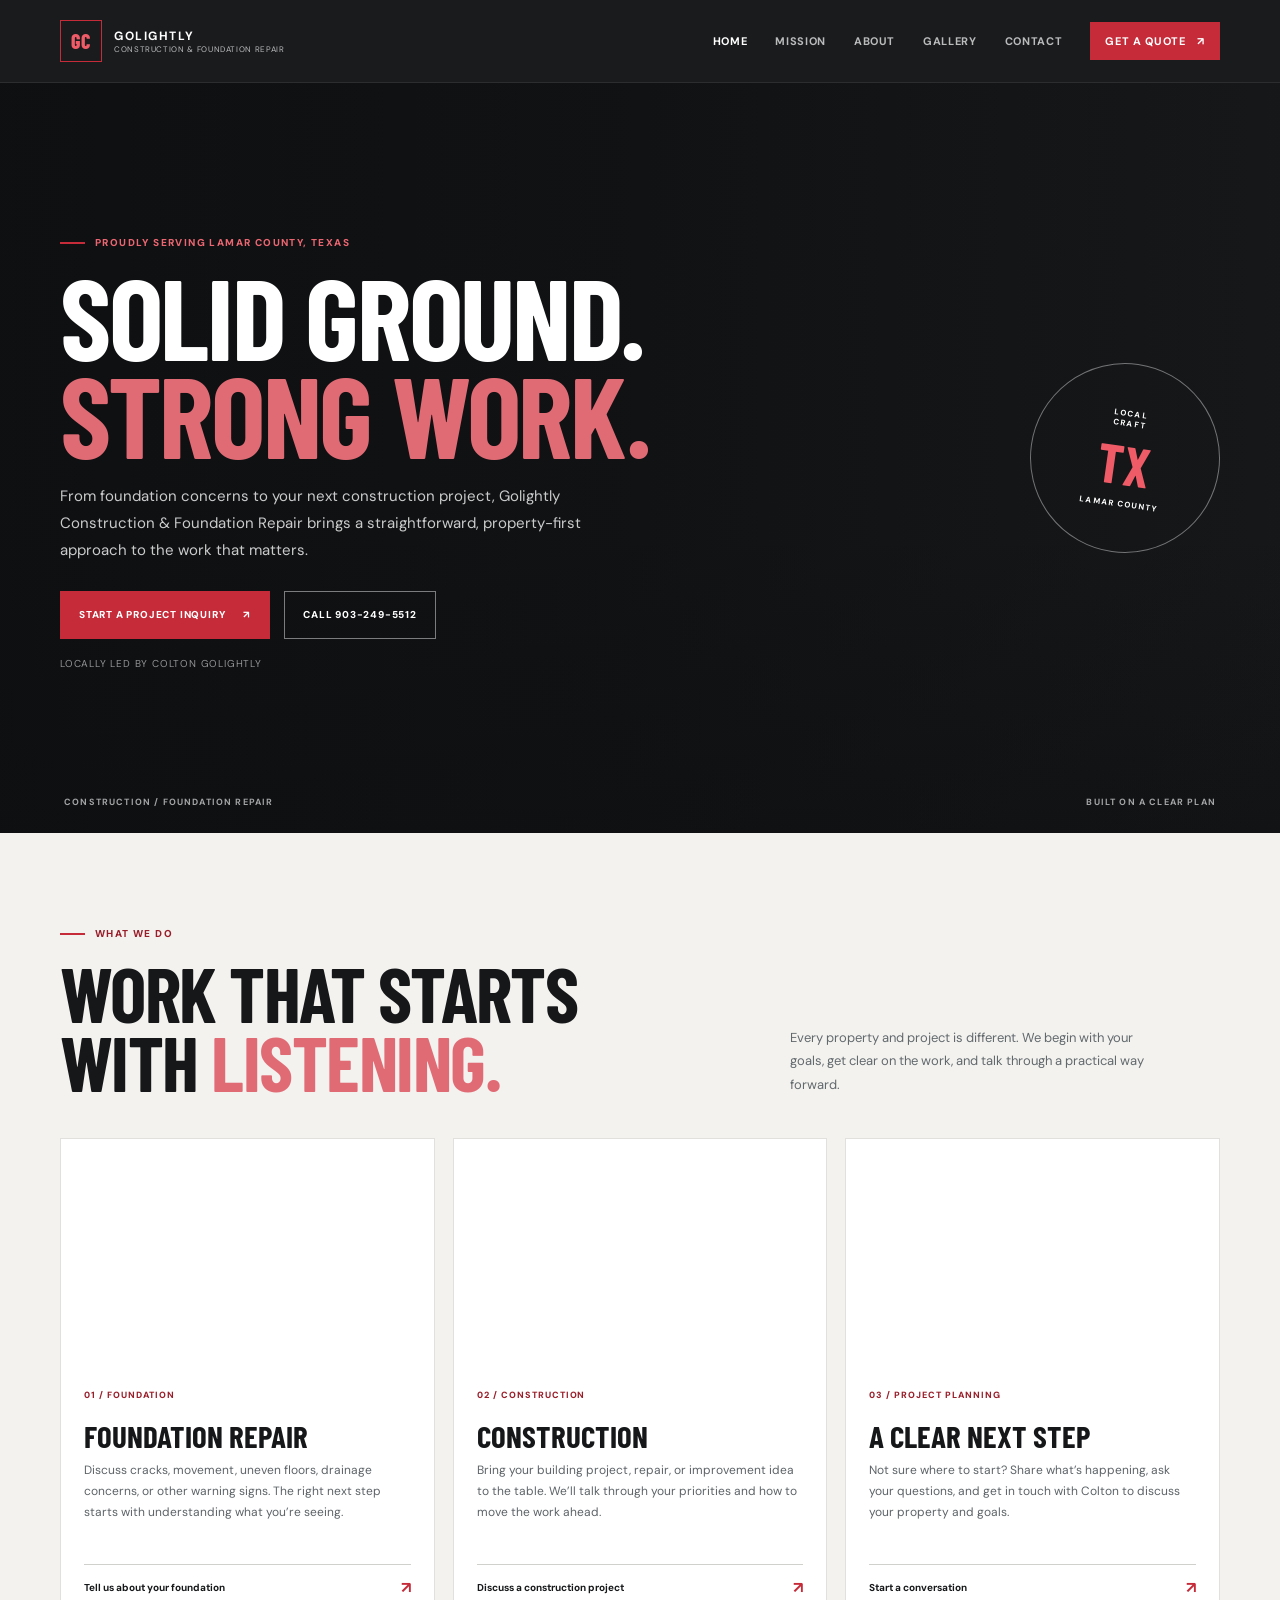
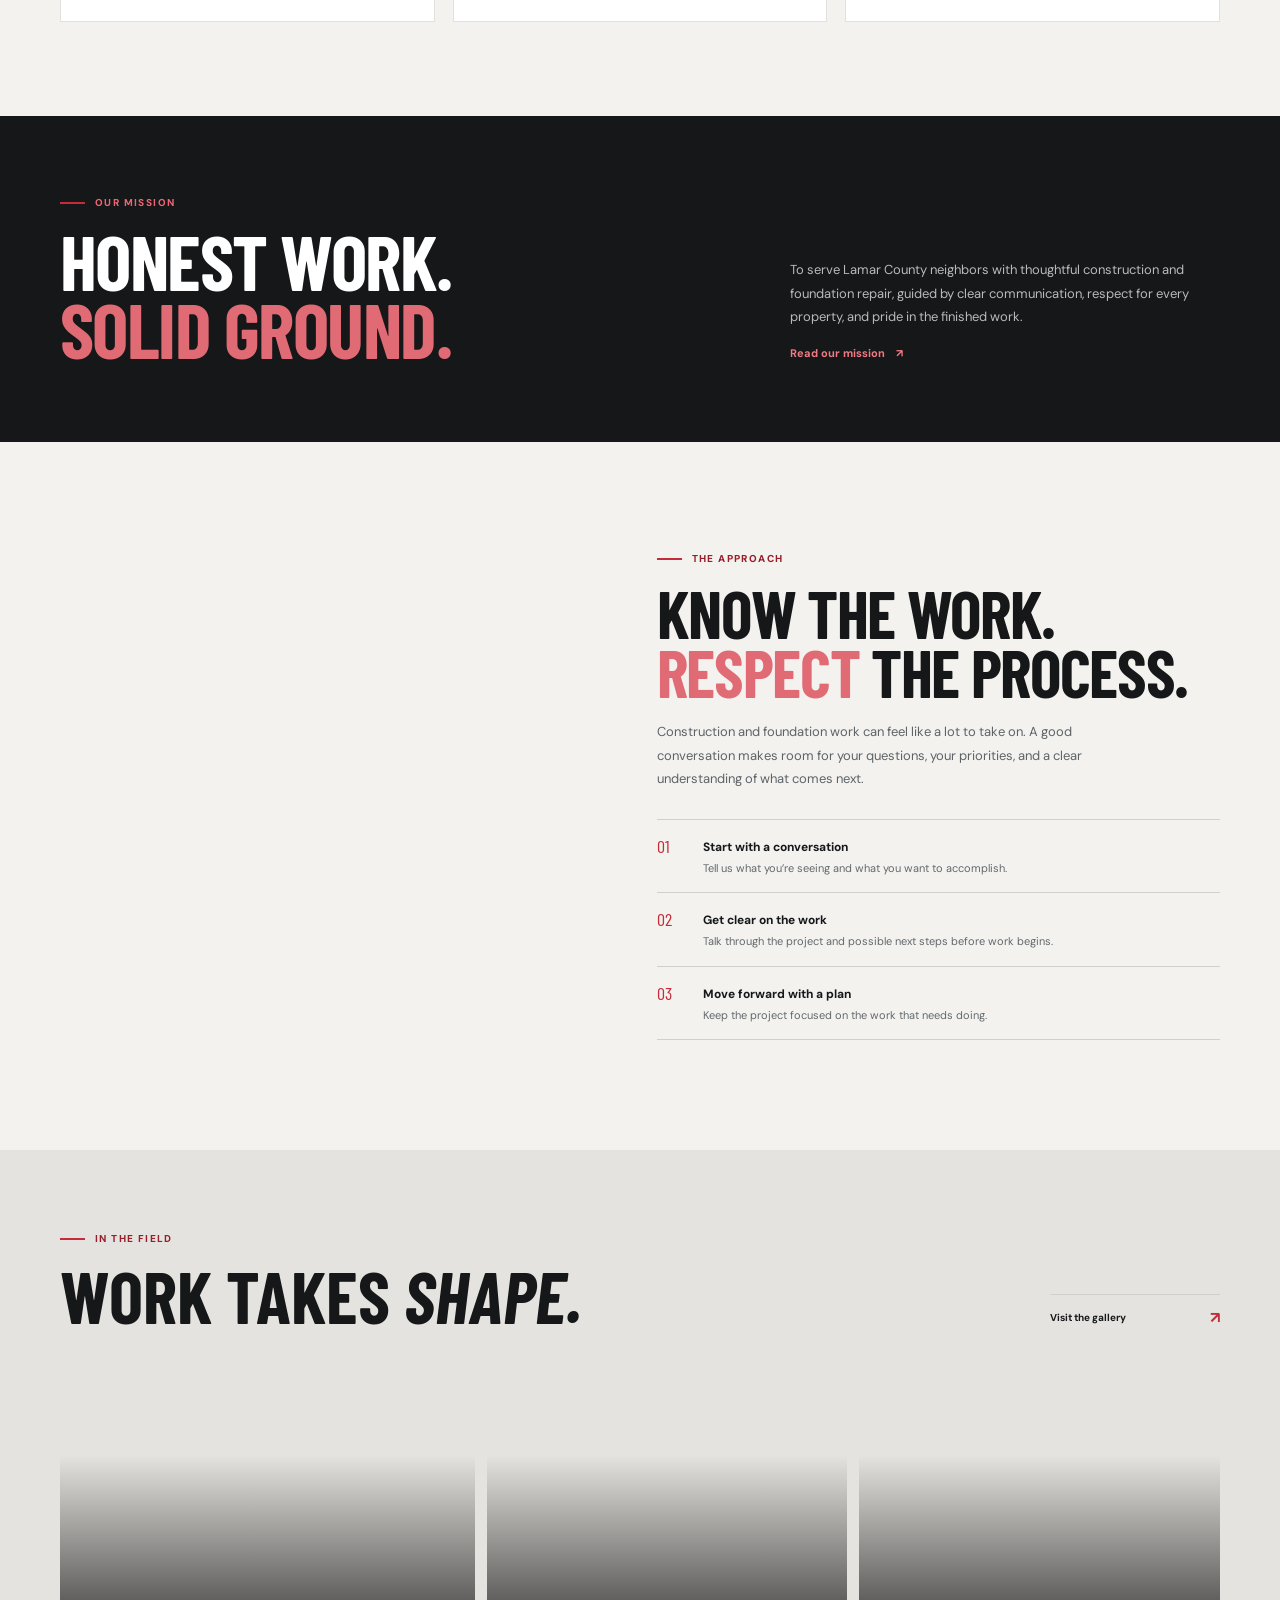
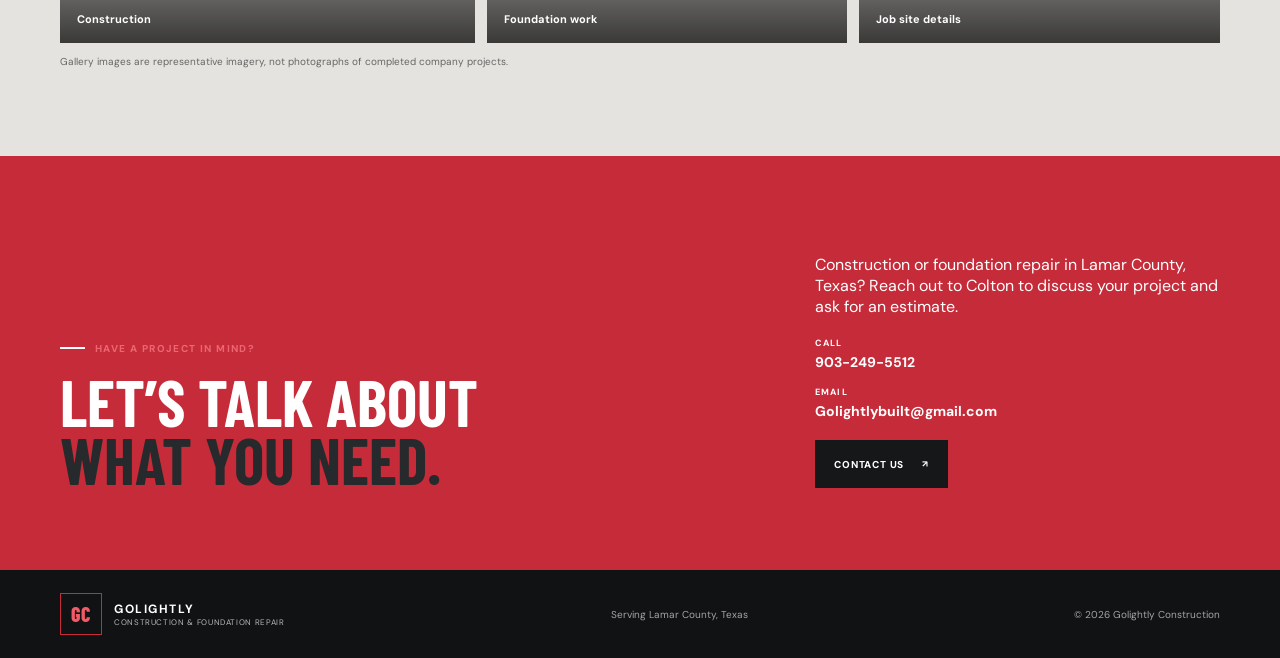
<file: index.html>
<!doctype html>
<html lang="en">
  <head>
    <meta charset="utf-8">
    <meta name="viewport" content="width=device-width, initial-scale=1">
    <meta name="theme-color" content="#121417">
    <meta name="description" content="Golightly Construction & Foundation Repair provides construction and foundation repair services for homeowners and property owners in Lamar County, Texas.">
    <title>Golightly Construction &amp; Foundation Repair | Lamar County, TX</title>
    <link rel="preconnect" href="https://fonts.googleapis.com">
    <link rel="preconnect" href="https://fonts.gstatic.com" crossorigin>
    <link href="https://fonts.googleapis.com/css2?family=Barlow+Condensed:wght@500;600;700;800&family=DM+Sans:wght@400;500;600;700&display=swap" rel="stylesheet">
    <link rel="stylesheet" href="styles.css">
    <script src="script.js" defer></script>
  </head>
  <body>
    <a class="skip-link" href="#main">Skip to content</a>

    <header class="site-header">
      <div class="container nav-wrap">
        <a class="brand" href="index.html" aria-label="Golightly Construction home">
          <span class="brand-mark">GC</span>
          <span class="brand-copy">
            <strong>Golightly</strong>
            <small>Construction &amp; Foundation Repair</small>
          </span>
        </a>

        <button class="nav-toggle" type="button" aria-expanded="false" aria-controls="main-nav" aria-label="Open navigation">
          <span></span><span></span><span></span>
        </button>

        <nav class="main-nav" id="main-nav" aria-label="Main navigation">
          <a href="index.html" aria-current="page">Home</a>
          <a href="mission.html">Mission</a>
          <a href="about.html">About</a>
          <a href="gallery.html">Gallery</a>
          <a href="contact.html">Contact</a>
          <a class="nav-cta" href="quote.html">Get a Quote <span aria-hidden="true">↗</span></a>
        </nav>
      </div>
    </header>

    <main id="main">
      <section class="hero">
        <div class="hero-shade"></div>
        <div class="container hero-inner">
          <div class="hero-copy">
            <p class="eyebrow">Proudly serving Lamar County, Texas</p>
            <h1>Solid ground.<br><em>Strong work.</em></h1>
            <p class="hero-lead">From foundation concerns to your next construction project, Golightly Construction &amp; Foundation Repair brings a straightforward, property-first approach to the work that matters.</p>
            <div class="hero-actions">
              <a class="button button-red" href="quote.html">Start a project inquiry <span aria-hidden="true">↗</span></a>
              <a class="button button-outline" href="tel:+19032495512">Call 903-249-5512</a>
            </div>
            <p class="hero-note">Locally led by Colton Golightly</p>
          </div>

          <div class="hero-stamp" aria-label="Construction and foundation repair services in Texas">
            <span>LOCAL<br>CRAFT</span>
            <b>TX</b>
            <span>LAMAR COUNTY</span>
          </div>
        </div>

        <div class="hero-bottom">
          <span>CONSTRUCTION / FOUNDATION REPAIR</span>
          <span>BUILT ON A CLEAR PLAN</span>
        </div>
      </section>

      <section class="section services" id="services">
        <div class="container">
          <div class="section-heading">
            <p class="eyebrow eyebrow-dark">What we do</p>
            <h2>Work that starts with <em>listening.</em></h2>
            <p>Every property and project is different. We begin with your goals, get clear on the work, and talk through a practical way forward.</p>
          </div>

          <div class="service-grid">
            <article class="service-card">
              <div class="service-image foundation-image" role="img" aria-label="Foundation repair work at a residential property"></div>
              <div class="service-copy">
                <span class="service-index">01 / FOUNDATION</span>
                <h3>Foundation repair</h3>
                <p>Discuss cracks, movement, uneven floors, drainage concerns, or other warning signs. The right next step starts with understanding what you’re seeing.</p>
                <a class="arrow-link" href="quote.html">Tell us about your foundation <span aria-hidden="true">↗</span></a>
              </div>
            </article>

            <article class="service-card">
              <div class="service-image construction-image" role="img" aria-label="Construction work in progress"></div>
              <div class="service-copy">
                <span class="service-index">02 / CONSTRUCTION</span>
                <h3>Construction</h3>
                <p>Bring your building project, repair, or improvement idea to the table. We’ll talk through your priorities and how to move the work ahead.</p>
                <a class="arrow-link" href="quote.html">Discuss a construction project <span aria-hidden="true">↗</span></a>
              </div>
            </article>

            <article class="service-card">
              <div class="service-image site-image" role="img" aria-label="Construction professional reviewing a job site"></div>
              <div class="service-copy">
                <span class="service-index">03 / PROJECT PLANNING</span>
                <h3>A clear next step</h3>
                <p>Not sure where to start? Share what’s happening, ask your questions, and get in touch with Colton to discuss your property and goals.</p>
                <a class="arrow-link" href="contact.html">Start a conversation <span aria-hidden="true">↗</span></a>
              </div>
            </article>
          </div>
        </div>
      </section>

      <section class="mission-band">
        <div class="container mission-grid">
          <div>
            <p class="eyebrow">Our mission</p>
            <h2>Honest work.<br><em>Solid ground.</em></h2>
          </div>
          <div>
            <p>To serve Lamar County neighbors with thoughtful construction and foundation repair, guided by clear communication, respect for every property, and pride in the finished work.</p>
            <a class="light-link" href="mission.html">Read our mission <span aria-hidden="true">↗</span></a>
          </div>
        </div>
      </section>

      <section class="section approach">
        <div class="container approach-grid">
          <div class="approach-photo" role="img" aria-label="Building project under construction"></div>
          <div class="approach-copy">
            <p class="eyebrow eyebrow-dark">The approach</p>
            <h2>Know the work.<br><em>Respect</em> the process.</h2>
            <p>Construction and foundation work can feel like a lot to take on. A good conversation makes room for your questions, your priorities, and a clear understanding of what comes next.</p>
            <ol class="steps">
              <li><span>01</span><div><strong>Start with a conversation</strong><p>Tell us what you’re seeing and what you want to accomplish.</p></div></li>
              <li><span>02</span><div><strong>Get clear on the work</strong><p>Talk through the project and possible next steps before work begins.</p></div></li>
              <li><span>03</span><div><strong>Move forward with a plan</strong><p>Keep the project focused on the work that needs doing.</p></div></li>
            </ol>
          </div>
        </div>
      </section>

      <section class="gallery-preview">
        <div class="container">
          <div class="preview-head">
            <div>
              <p class="eyebrow eyebrow-dark">In the field</p>
              <h2>Work takes <em>shape.</em></h2>
            </div>
            <a class="arrow-link" href="gallery.html">Visit the gallery <span aria-hidden="true">↗</span></a>
          </div>

          <div class="preview-grid">
            <a href="gallery.html" class="preview preview-a"><span>Construction</span></a>
            <a href="gallery.html" class="preview preview-b"><span>Foundation work</span></a>
            <a href="gallery.html" class="preview preview-c"><span>Job site details</span></a>
          </div>

          <p class="image-note">Gallery images are representative imagery, not photographs of completed company projects.</p>
        </div>
      </section>

      <section class="contact-cta">
        <div class="container cta-grid">
          <div>
            <p class="eyebrow">Have a project in mind?</p>
            <h2>Let’s talk about<br><em>what you need.</em></h2>
          </div>
          <div>
            <p>Construction or foundation repair in Lamar County, Texas? Reach out to Colton to discuss your project and ask for an estimate.</p>
            <address>
              <a href="tel:+19032495512"><span>CALL</span>903-249-5512</a>
              <a href="mailto:Golightlybuilt@gmail.com"><span>EMAIL</span>Golightlybuilt@gmail.com</a>
              <a class="button button-dark" href="contact.html">Contact us <span aria-hidden="true">↗</span></a>
            </address>
          </div>
        </div>
      </section>
    </main>

    <footer class="site-footer">
      <div class="container footer-inner">
        <a class="brand" href="index.html" aria-label="Golightly Construction home">
          <span class="brand-mark">GC</span>
          <span class="brand-copy">
            <strong>Golightly</strong>
            <small>Construction &amp; Foundation Repair</small>
          </span>
        </a>
        <p>Serving Lamar County, Texas</p>
        <p>© <span data-year></span> Golightly Construction</p>
      </div>
    </footer>
  </body>
</html>
</file>
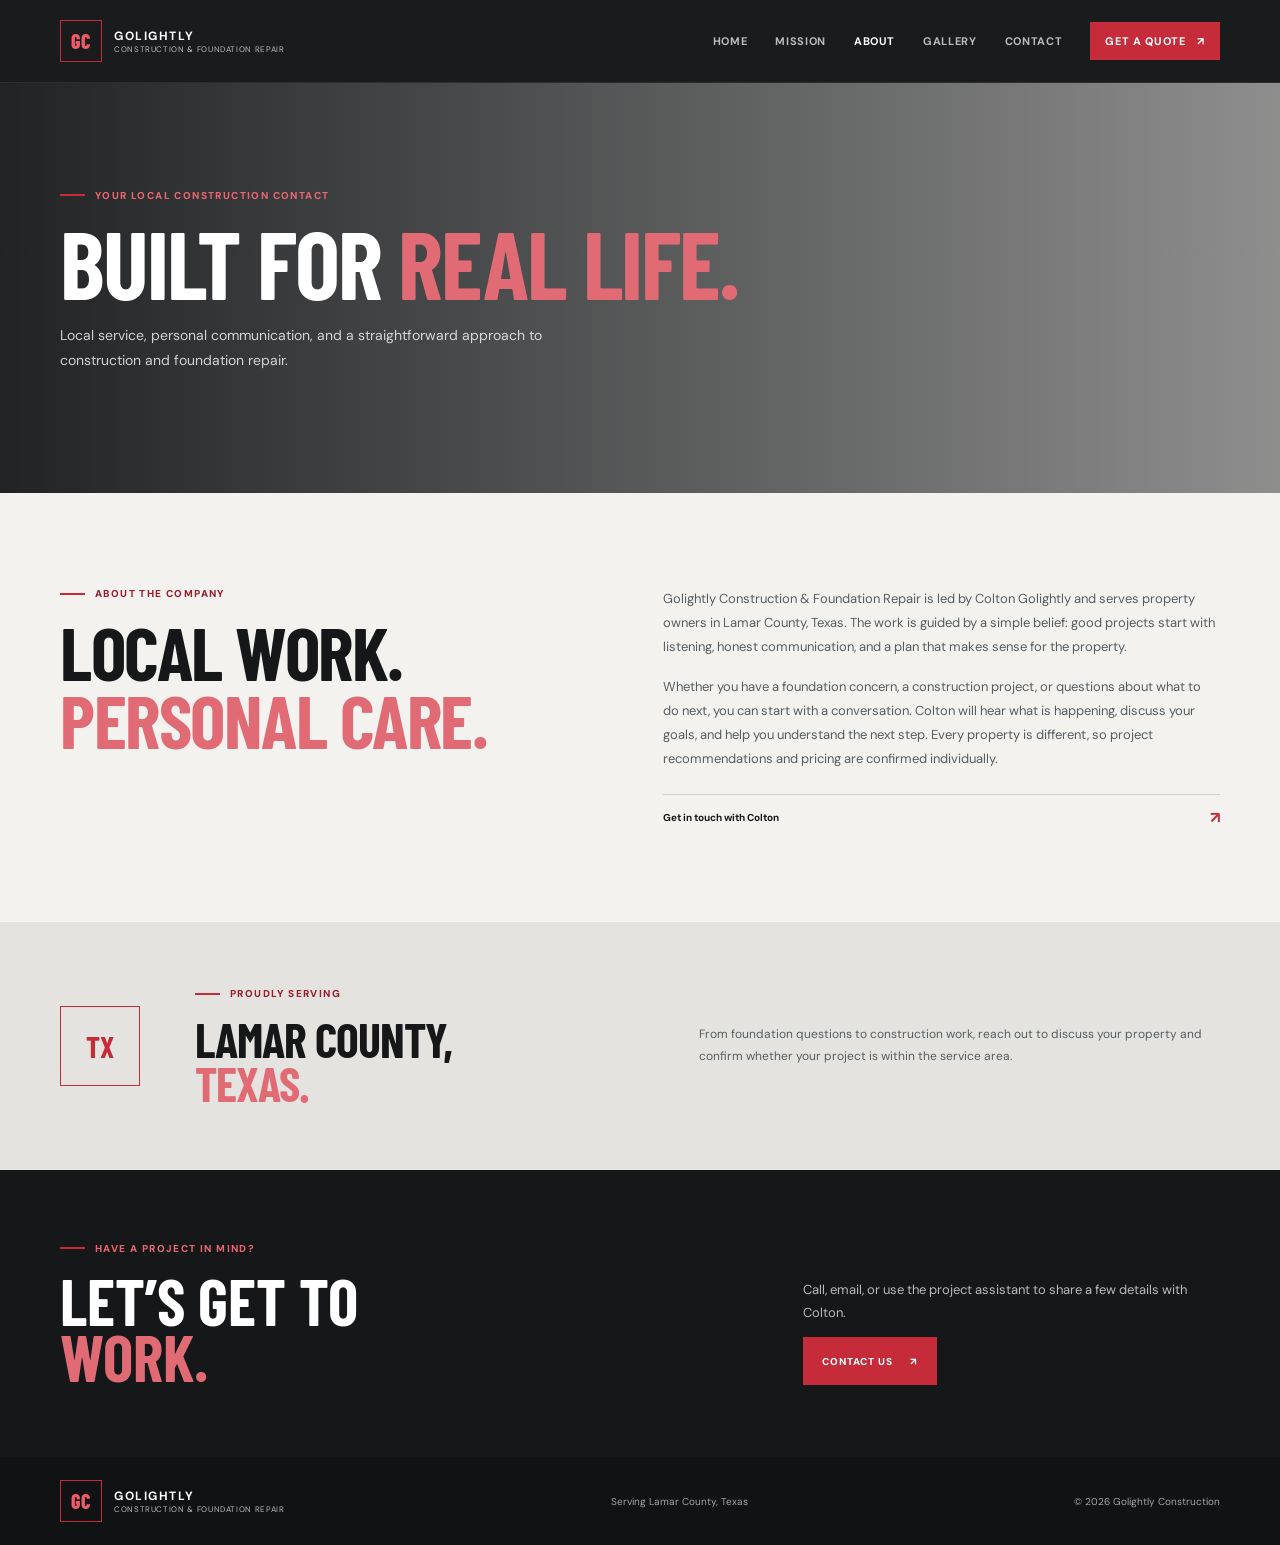
<file: about.html>
<!doctype html>
<html lang="en">
  <head>
    <meta charset="utf-8">
    <meta name="viewport" content="width=device-width, initial-scale=1">
    <meta name="theme-color" content="#121417">
    <meta name="description" content="Meet Colton Golightly and learn about Golightly Construction & Foundation Repair in Lamar County, Texas.">
    <title>About | Golightly Construction &amp; Foundation Repair</title>
    <link rel="preconnect" href="https://fonts.googleapis.com">
    <link rel="preconnect" href="https://fonts.gstatic.com" crossorigin>
    <link href="https://fonts.googleapis.com/css2?family=Barlow+Condensed:wght@500;600;700;800&family=DM+Sans:wght@400;500;600;700&display=swap" rel="stylesheet">
    <link rel="stylesheet" href="styles.css">
    <script src="script.js" defer></script>
  </head>
  <body>
    <a class="skip-link" href="#main">Skip to content</a>

    <header class="site-header">
      <div class="container nav-wrap">
        <a class="brand" href="index.html" aria-label="Golightly Construction home">
          <span class="brand-mark">GC</span>
          <span class="brand-copy"><strong>Golightly</strong><small>Construction &amp; Foundation Repair</small></span>
        </a>
        <button class="nav-toggle" type="button" aria-expanded="false" aria-controls="main-nav" aria-label="Open navigation"><span></span><span></span><span></span></button>
        <nav class="main-nav" id="main-nav" aria-label="Main navigation">
          <a href="index.html">Home</a><a href="mission.html">Mission</a><a href="about.html" aria-current="page">About</a><a href="gallery.html">Gallery</a><a href="contact.html">Contact</a><a class="nav-cta" href="quote.html">Get a Quote <span aria-hidden="true">↗</span></a>
        </nav>
      </div>
    </header>

    <main id="main">
      <section class="page-hero about-hero">
        <div class="page-shade"></div>
        <div class="container page-hero-content">
          <p class="eyebrow">Your local construction contact</p>
          <h1>Built for <em>real life.</em></h1>
          <p>Local service, personal communication, and a straightforward approach to construction and foundation repair.</p>
        </div>
      </section>

      <section class="section about-section">
        <div class="container about-grid">
          <div>
            <p class="eyebrow eyebrow-dark">About the company</p>
            <h2>Local work.<br><em>Personal care.</em></h2>
          </div>
          <div class="about-copy">
            <p>Golightly Construction &amp; Foundation Repair is led by Colton Golightly and serves property owners in Lamar County, Texas. The work is guided by a simple belief: good projects start with listening, honest communication, and a plan that makes sense for the property.</p>
            <p>Whether you have a foundation concern, a construction project, or questions about what to do next, you can start with a conversation. Colton will hear what is happening, discuss your goals, and help you understand the next step. Every property is different, so project recommendations and pricing are confirmed individually.</p>
            <a class="arrow-link" href="contact.html">Get in touch with Colton <span aria-hidden="true">↗</span></a>
          </div>
        </div>
      </section>

      <section class="service-area">
        <div class="container area-grid">
          <div class="area-mark">TX</div>
          <div>
            <p class="eyebrow eyebrow-dark">Proudly serving</p>
            <h2>Lamar County,<br><em>Texas.</em></h2>
          </div>
          <p>From foundation questions to construction work, reach out to discuss your property and confirm whether your project is within the service area.</p>
        </div>
      </section>

      <section class="interior-cta">
        <div class="container interior-cta-inner">
          <div>
            <p class="eyebrow">Have a project in mind?</p>
            <h2>Let’s get to<br><em>work.</em></h2>
          </div>
          <div>
            <p>Call, email, or use the project assistant to share a few details with Colton.</p>
            <a class="button button-red" href="contact.html">Contact us <span aria-hidden="true">↗</span></a>
          </div>
        </div>
      </section>
    </main>

    <footer class="site-footer">
      <div class="container footer-inner">
        <a class="brand" href="index.html" aria-label="Golightly Construction home"><span class="brand-mark">GC</span><span class="brand-copy"><strong>Golightly</strong><small>Construction &amp; Foundation Repair</small></span></a>
        <p>Serving Lamar County, Texas</p>
        <p>© <span data-year></span> Golightly Construction</p>
      </div>
    </footer>
  </body>
</html>
</file>
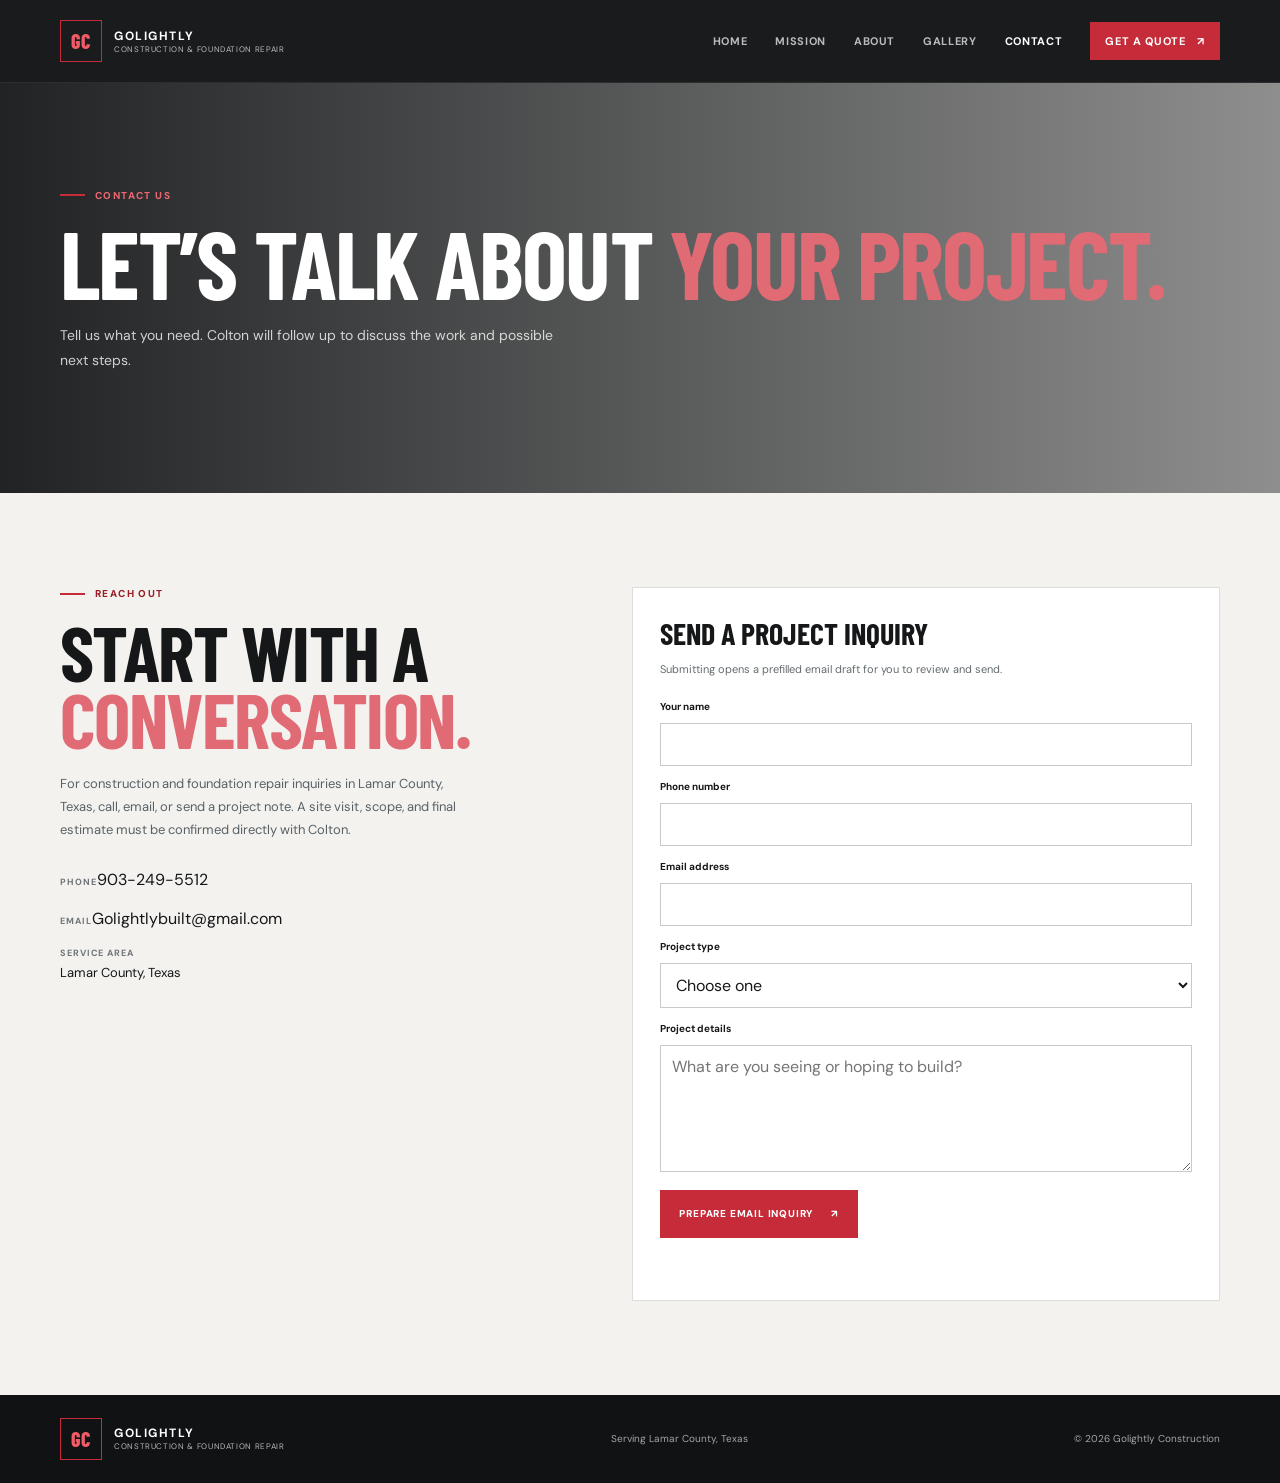
<file: contact.html>
<!doctype html>
<html lang="en">
  <head>
    <meta charset="utf-8">
    <meta name="viewport" content="width=device-width, initial-scale=1">
    <meta name="theme-color" content="#121417">
    <meta name="description" content="Contact Golightly Construction & Foundation Repair in Lamar County, Texas. Call or email Colton Golightly about a project.">
    <title>Contact | Golightly Construction &amp; Foundation Repair</title>
    <link rel="preconnect" href="https://fonts.googleapis.com">
    <link rel="preconnect" href="https://fonts.gstatic.com" crossorigin>
    <link href="https://fonts.googleapis.com/css2?family=Barlow+Condensed:wght@500;600;700;800&family=DM+Sans:wght@400;500;600;700&display=swap" rel="stylesheet">
    <link rel="stylesheet" href="styles.css">
    <script src="script.js" defer></script>
  </head>
  <body>
    <a class="skip-link" href="#main">Skip to content</a>

    <header class="site-header">
      <div class="container nav-wrap">
        <a class="brand" href="index.html" aria-label="Golightly Construction home"><span class="brand-mark">GC</span><span class="brand-copy"><strong>Golightly</strong><small>Construction &amp; Foundation Repair</small></span></a>
        <button class="nav-toggle" type="button" aria-expanded="false" aria-controls="main-nav" aria-label="Open navigation"><span></span><span></span><span></span></button>
        <nav class="main-nav" id="main-nav" aria-label="Main navigation"><a href="index.html">Home</a><a href="mission.html">Mission</a><a href="about.html">About</a><a href="gallery.html">Gallery</a><a href="contact.html" aria-current="page">Contact</a><a class="nav-cta" href="quote.html">Get a Quote <span aria-hidden="true">↗</span></a></nav>
      </div>
    </header>

    <main id="main">
      <section class="page-hero contact-hero">
        <div class="page-shade"></div>
        <div class="container page-hero-content">
          <p class="eyebrow">Contact us</p>
          <h1>Let’s talk about <em>your project.</em></h1>
          <p>Tell us what you need. Colton will follow up to discuss the work and possible next steps.</p>
        </div>
      </section>

      <section class="section contact-section">
        <div class="container contact-layout">
          <div class="contact-intro">
            <p class="eyebrow eyebrow-dark">Reach out</p>
            <h2>Start with a<br><em>conversation.</em></h2>
            <p>For construction and foundation repair inquiries in Lamar County, Texas, call, email, or send a project note. A site visit, scope, and final estimate must be confirmed directly with Colton.</p>
            <address class="contact-details">
              <a href="tel:+19032495512"><span>PHONE</span>903-249-5512</a>
              <a href="mailto:Golightlybuilt@gmail.com"><span>EMAIL</span>Golightlybuilt@gmail.com</a>
              <p><span>SERVICE AREA</span>Lamar County, Texas</p>
            </address>
          </div>

          <form class="contact-form" data-contact-form>
            <h2>Send a project inquiry</h2>
            <p>Submitting opens a prefilled email draft for you to review and send.</p>
            <label for="contact-name">Your name</label>
            <input id="contact-name" name="name" autocomplete="name" required>
            <label for="contact-phone">Phone number</label>
            <input id="contact-phone" name="phone" type="tel" autocomplete="tel" required>
            <label for="contact-email">Email address</label>
            <input id="contact-email" name="email" type="email" autocomplete="email" required>
            <label for="contact-type">Project type</label>
            <select id="contact-type" name="projectType" required>
              <option value="">Choose one</option>
              <option>Foundation repair</option>
              <option>Construction</option>
              <option>Both</option>
              <option>Not sure yet</option>
            </select>
            <label for="contact-message">Project details</label>
            <textarea id="contact-message" name="details" rows="5" placeholder="What are you seeing or hoping to build?" required></textarea>
            <button class="button button-red" type="submit">Prepare email inquiry <span aria-hidden="true">↗</span></button>
            <p class="form-status" data-form-status role="status" aria-live="polite"></p>
          </form>
        </div>
      </section>
    </main>

    <footer class="site-footer">
      <div class="container footer-inner">
        <a class="brand" href="index.html" aria-label="Golightly Construction home"><span class="brand-mark">GC</span><span class="brand-copy"><strong>Golightly</strong><small>Construction &amp; Foundation Repair</small></span></a>
        <p>Serving Lamar County, Texas</p>
        <p>© <span data-year></span> Golightly Construction</p>
      </div>
    </footer>
  </body>
</html>
</file>
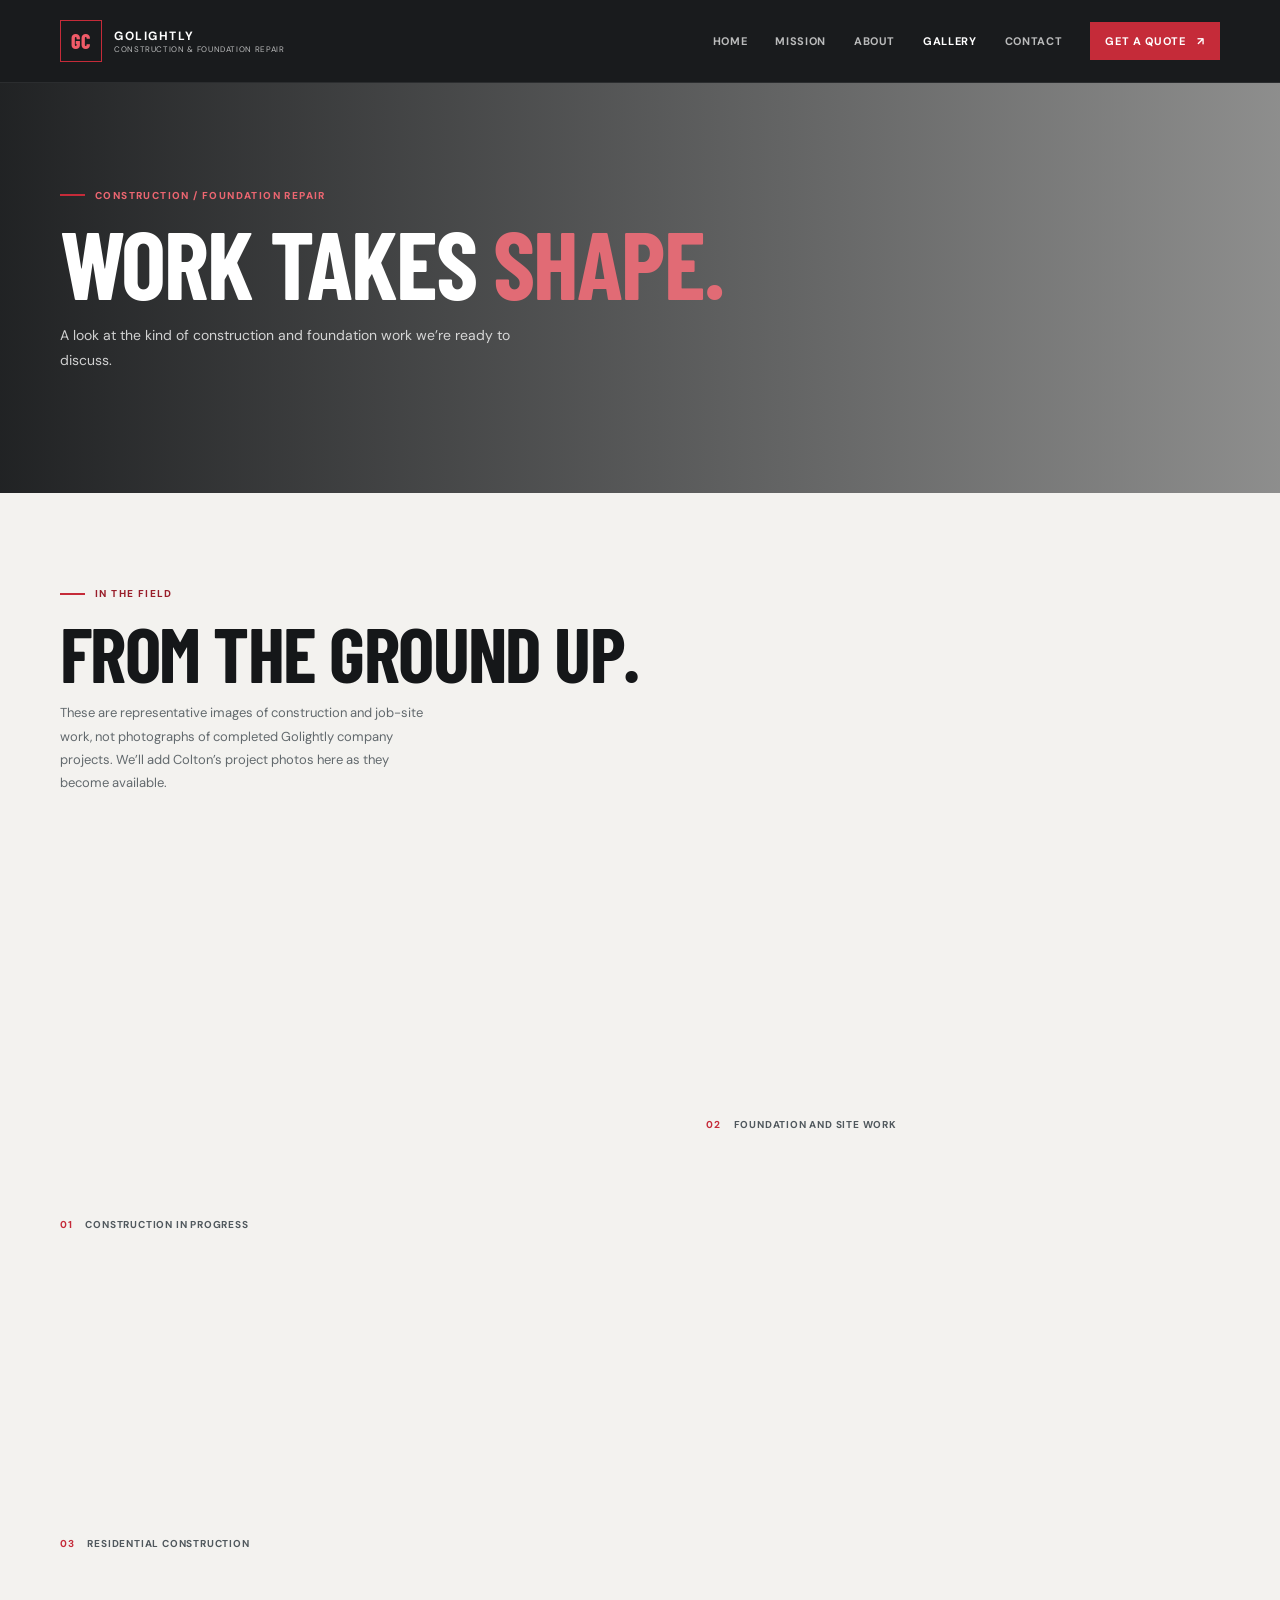
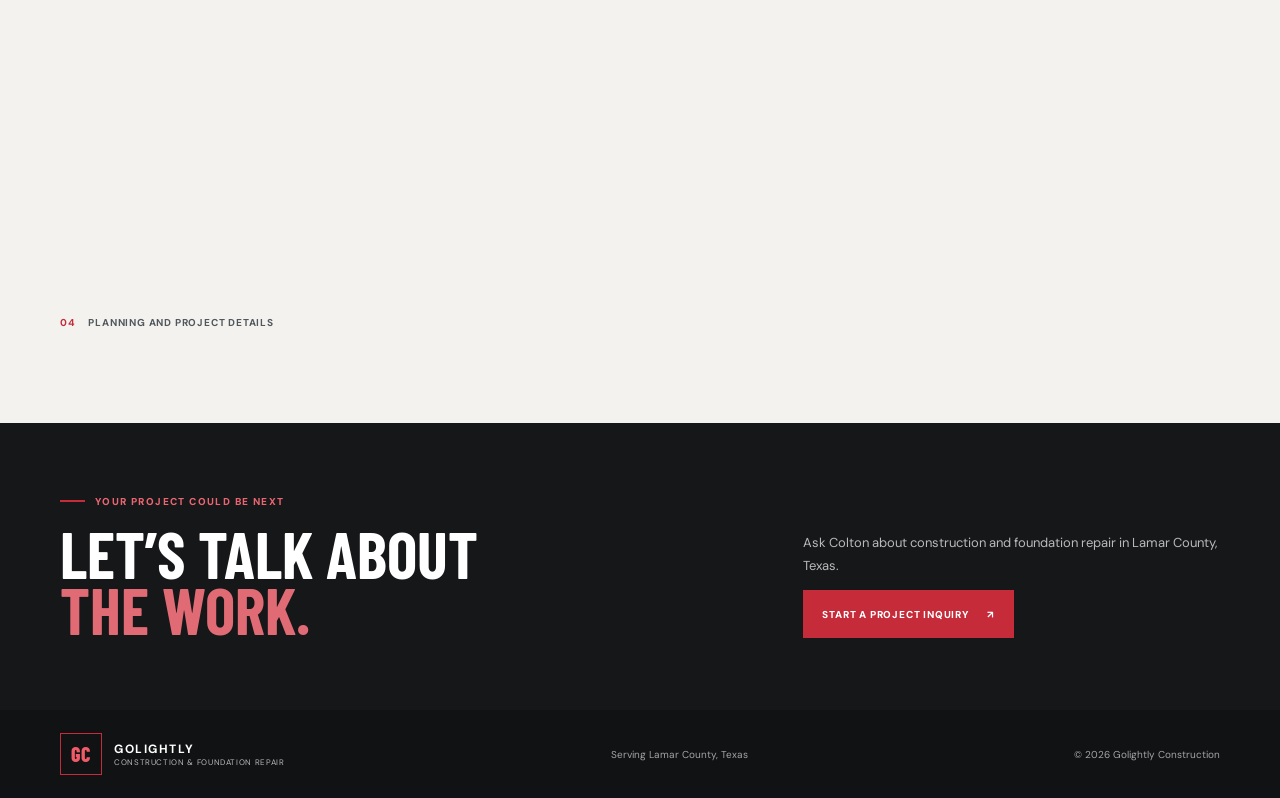
<file: gallery.html>
<!doctype html>
<html lang="en">
  <head>
    <meta charset="utf-8">
    <meta name="viewport" content="width=device-width, initial-scale=1">
    <meta name="theme-color" content="#121417">
    <meta name="description" content="View representative construction and foundation repair imagery for Golightly Construction in Lamar County, Texas.">
    <title>Gallery | Golightly Construction &amp; Foundation Repair</title>
    <link rel="preconnect" href="https://fonts.googleapis.com">
    <link rel="preconnect" href="https://fonts.gstatic.com" crossorigin>
    <link href="https://fonts.googleapis.com/css2?family=Barlow+Condensed:wght@500;600;700;800&family=DM+Sans:wght@400;500;600;700&display=swap" rel="stylesheet">
    <link rel="stylesheet" href="styles.css">
    <script src="script.js" defer></script>
  </head>
  <body>
    <a class="skip-link" href="#main">Skip to content</a>

    <header class="site-header">
      <div class="container nav-wrap">
        <a class="brand" href="index.html" aria-label="Golightly Construction home"><span class="brand-mark">GC</span><span class="brand-copy"><strong>Golightly</strong><small>Construction &amp; Foundation Repair</small></span></a>
        <button class="nav-toggle" type="button" aria-expanded="false" aria-controls="main-nav" aria-label="Open navigation"><span></span><span></span><span></span></button>
        <nav class="main-nav" id="main-nav" aria-label="Main navigation"><a href="index.html">Home</a><a href="mission.html">Mission</a><a href="about.html">About</a><a href="gallery.html" aria-current="page">Gallery</a><a href="contact.html">Contact</a><a class="nav-cta" href="quote.html">Get a Quote <span aria-hidden="true">↗</span></a></nav>
      </div>
    </header>

    <main id="main">
      <section class="page-hero gallery-hero">
        <div class="page-shade"></div>
        <div class="container page-hero-content">
          <p class="eyebrow">Construction / foundation repair</p>
          <h1>Work takes <em>shape.</em></h1>
          <p>A look at the kind of construction and foundation work we’re ready to discuss.</p>
        </div>
      </section>

      <section class="section gallery-section">
        <div class="container">
          <div class="section-heading">
            <p class="eyebrow eyebrow-dark">In the field</p>
            <h2>From the ground up.</h2>
            <p>These are representative images of construction and job-site work, not photographs of completed Golightly company projects. We’ll add Colton’s project photos here as they become available.</p>
          </div>

          <div class="gallery-grid">
            <figure class="gallery-item gallery-large"><div class="gallery-photo gallery-one" role="img" aria-label="Construction project in progress"></div><figcaption><span>01</span> Construction in progress</figcaption></figure>
            <figure class="gallery-item"><div class="gallery-photo gallery-two" role="img" aria-label="Foundation and building site work"></div><figcaption><span>02</span> Foundation and site work</figcaption></figure>
            <figure class="gallery-item"><div class="gallery-photo gallery-three" role="img" aria-label="Residential construction work"></div><figcaption><span>03</span> Residential construction</figcaption></figure>
            <figure class="gallery-item gallery-wide"><div class="gallery-photo gallery-four" role="img" aria-label="Construction professionals at a job site"></div><figcaption><span>04</span> Planning and project details</figcaption></figure>
          </div>
        </div>
      </section>

      <section class="interior-cta">
        <div class="container interior-cta-inner">
          <div>
            <p class="eyebrow">Your project could be next</p>
            <h2>Let’s talk about<br><em>the work.</em></h2>
          </div>
          <div>
            <p>Ask Colton about construction and foundation repair in Lamar County, Texas.</p>
            <a class="button button-red" href="quote.html">Start a project inquiry <span aria-hidden="true">↗</span></a>
          </div>
        </div>
      </section>
    </main>

    <footer class="site-footer">
      <div class="container footer-inner">
        <a class="brand" href="index.html" aria-label="Golightly Construction home"><span class="brand-mark">GC</span><span class="brand-copy"><strong>Golightly</strong><small>Construction &amp; Foundation Repair</small></span></a>
        <p>Serving Lamar County, Texas</p>
        <p>© <span data-year></span> Golightly Construction</p>
      </div>
    </footer>
  </body>
</html>
</file>
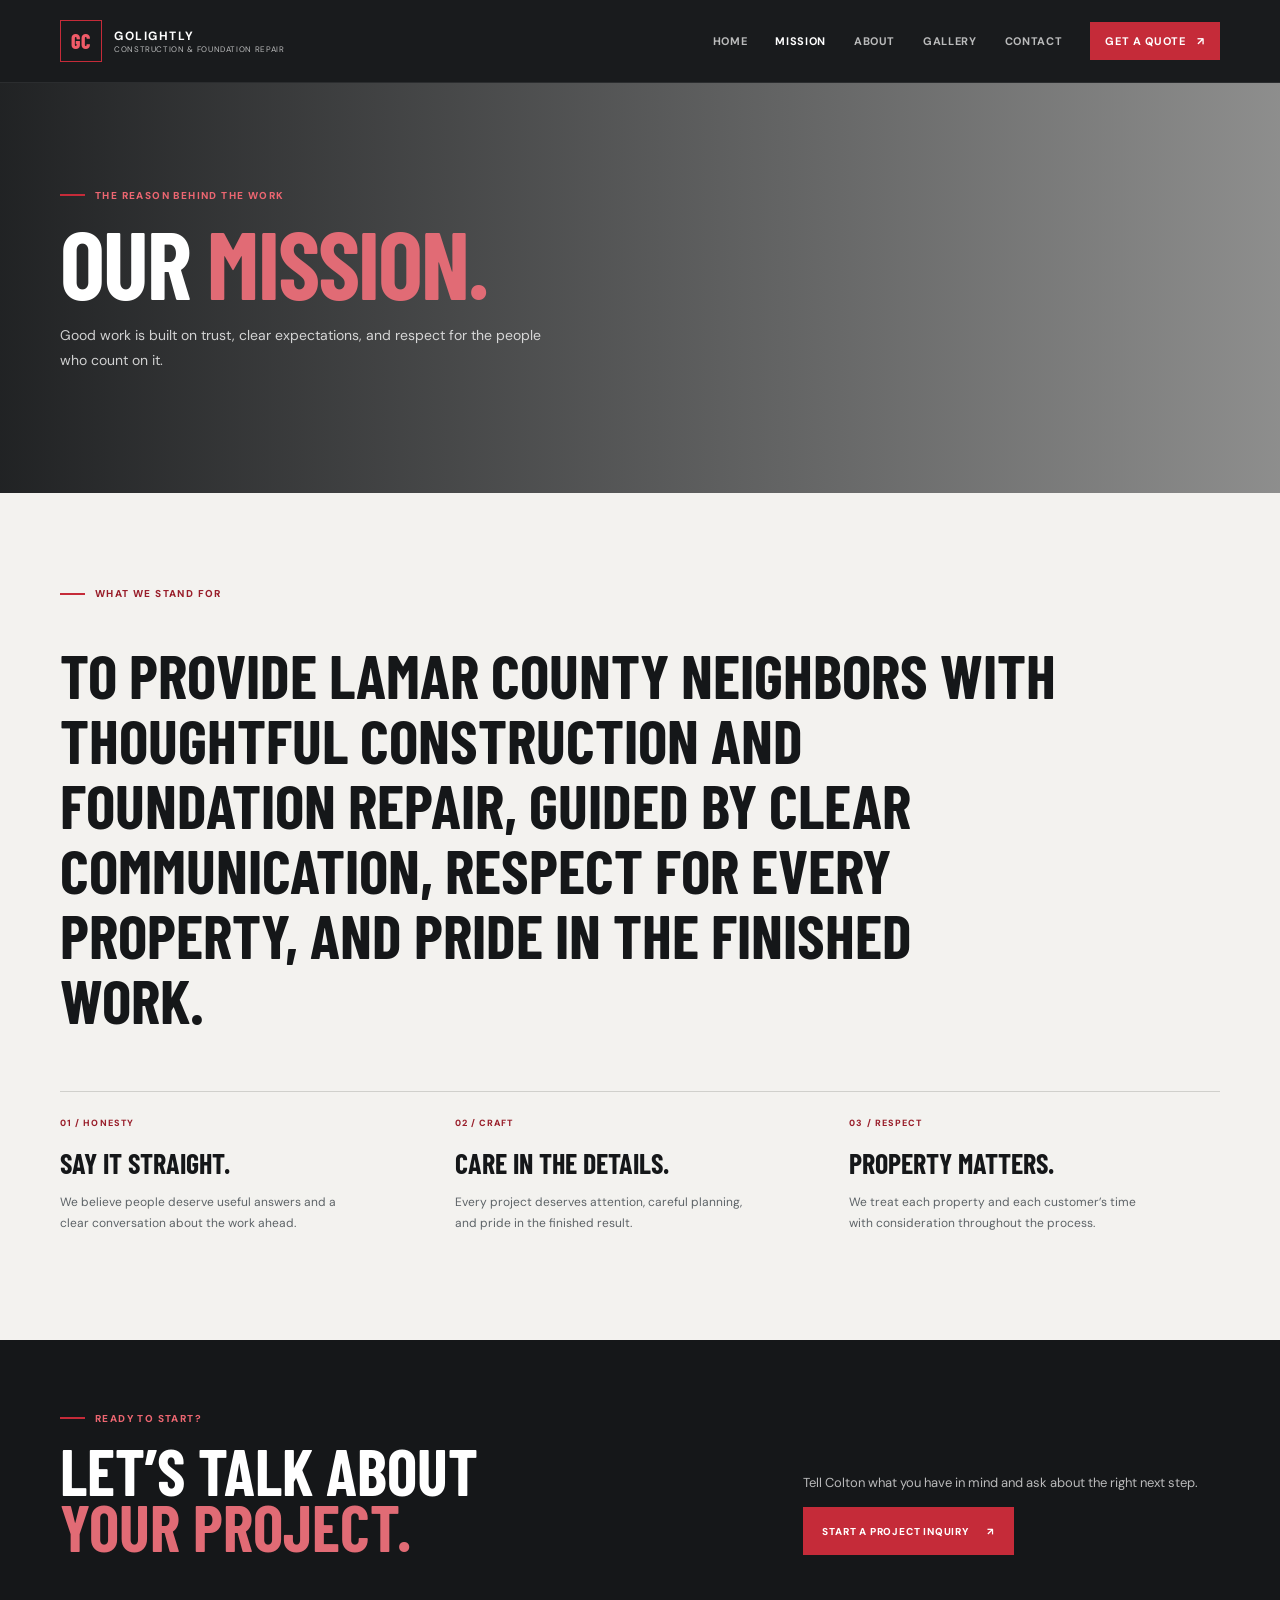
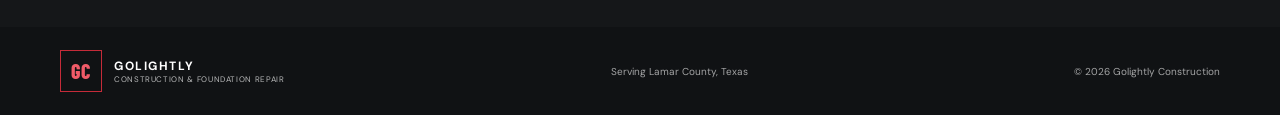
<file: mission.html>
<!doctype html>
<html lang="en">
  <head>
    <meta charset="utf-8">
    <meta name="viewport" content="width=device-width, initial-scale=1">
    <meta name="theme-color" content="#121417">
    <meta name="description" content="Read the mission and values of Golightly Construction & Foundation Repair, serving Lamar County, Texas.">
    <title>Our Mission | Golightly Construction &amp; Foundation Repair</title>
    <link rel="preconnect" href="https://fonts.googleapis.com">
    <link rel="preconnect" href="https://fonts.gstatic.com" crossorigin>
    <link href="https://fonts.googleapis.com/css2?family=Barlow+Condensed:wght@500;600;700;800&family=DM+Sans:wght@400;500;600;700&display=swap" rel="stylesheet">
    <link rel="stylesheet" href="styles.css">
    <script src="script.js" defer></script>
  </head>
  <body>
    <a class="skip-link" href="#main">Skip to content</a>

    <header class="site-header">
      <div class="container nav-wrap">
        <a class="brand" href="index.html" aria-label="Golightly Construction home">
          <span class="brand-mark">GC</span>
          <span class="brand-copy"><strong>Golightly</strong><small>Construction &amp; Foundation Repair</small></span>
        </a>
        <button class="nav-toggle" type="button" aria-expanded="false" aria-controls="main-nav" aria-label="Open navigation"><span></span><span></span><span></span></button>
        <nav class="main-nav" id="main-nav" aria-label="Main navigation">
          <a href="index.html">Home</a><a href="mission.html" aria-current="page">Mission</a><a href="about.html">About</a><a href="gallery.html">Gallery</a><a href="contact.html">Contact</a><a class="nav-cta" href="quote.html">Get a Quote <span aria-hidden="true">↗</span></a>
        </nav>
      </div>
    </header>

    <main id="main">
      <section class="page-hero mission-hero">
        <div class="page-shade"></div>
        <div class="container page-hero-content">
          <p class="eyebrow">The reason behind the work</p>
          <h1>Our <em>mission.</em></h1>
          <p>Good work is built on trust, clear expectations, and respect for the people who count on it.</p>
        </div>
      </section>

      <section class="section statement-section">
        <div class="container">
          <p class="eyebrow eyebrow-dark">What we stand for</p>
          <h2>To provide Lamar County neighbors with thoughtful construction and foundation repair, guided by clear communication, respect for every property, and pride in the finished work.</h2>

          <div class="values-grid">
            <article>
              <span>01 / HONESTY</span>
              <h3>Say it straight.</h3>
              <p>We believe people deserve useful answers and a clear conversation about the work ahead.</p>
            </article>
            <article>
              <span>02 / CRAFT</span>
              <h3>Care in the details.</h3>
              <p>Every project deserves attention, careful planning, and pride in the finished result.</p>
            </article>
            <article>
              <span>03 / RESPECT</span>
              <h3>Property matters.</h3>
              <p>We treat each property and each customer’s time with consideration throughout the process.</p>
            </article>
          </div>
        </div>
      </section>

      <section class="interior-cta">
        <div class="container interior-cta-inner">
          <div>
            <p class="eyebrow">Ready to start?</p>
            <h2>Let’s talk about<br><em>your project.</em></h2>
          </div>
          <div>
            <p>Tell Colton what you have in mind and ask about the right next step.</p>
            <a class="button button-red" href="quote.html">Start a project inquiry <span aria-hidden="true">↗</span></a>
          </div>
        </div>
      </section>
    </main>

    <footer class="site-footer">
      <div class="container footer-inner">
        <a class="brand" href="index.html" aria-label="Golightly Construction home"><span class="brand-mark">GC</span><span class="brand-copy"><strong>Golightly</strong><small>Construction &amp; Foundation Repair</small></span></a>
        <p>Serving Lamar County, Texas</p>
        <p>© <span data-year></span> Golightly Construction</p>
      </div>
    </footer>
  </body>
</html>
</file>
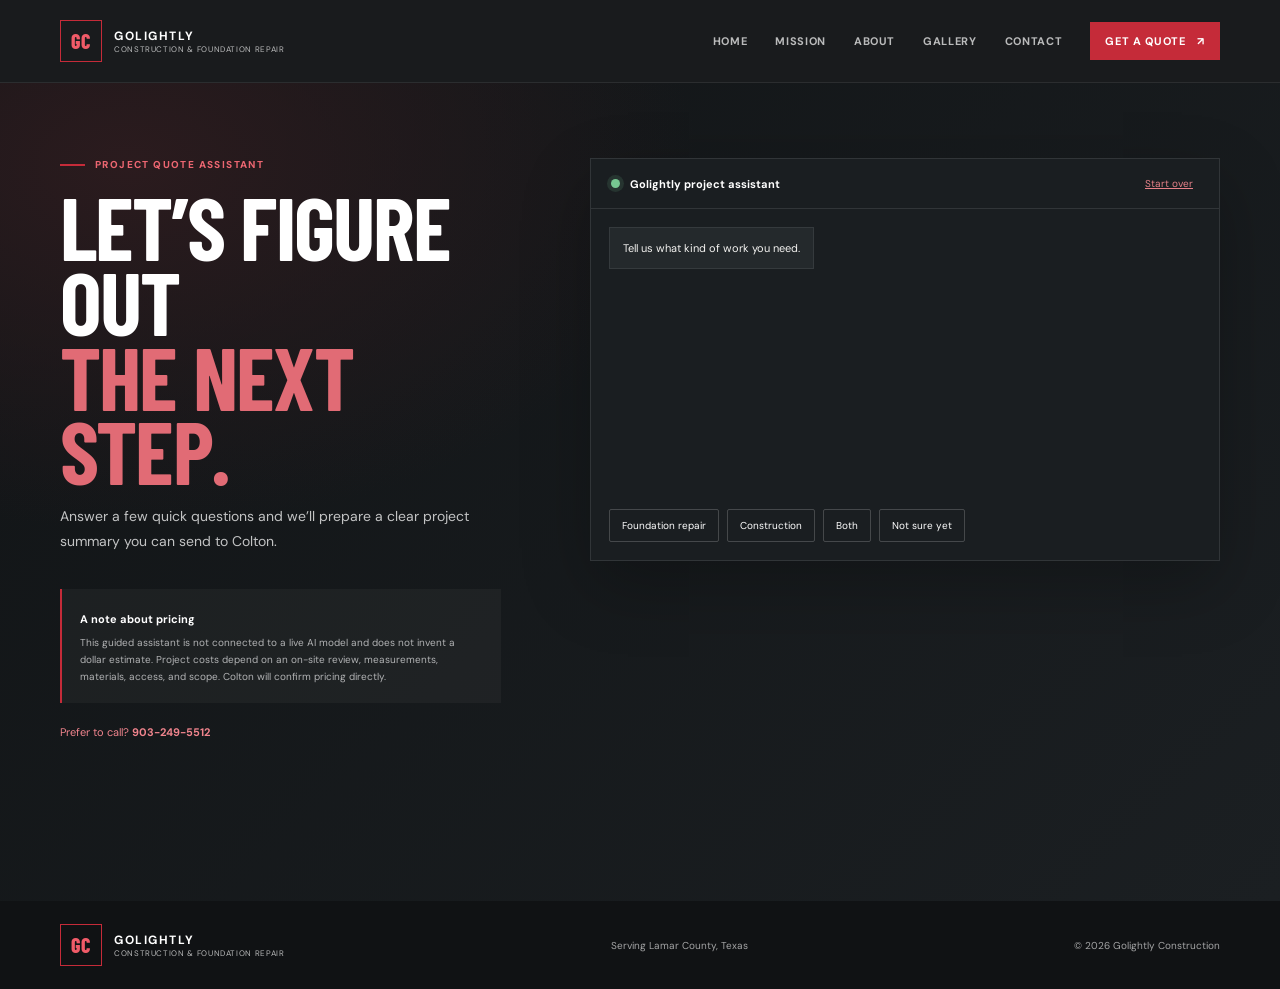
<file: quote.html>
<!doctype html>
<html lang="en">
  <head>
    <meta charset="utf-8">
    <meta name="viewport" content="width=device-width, initial-scale=1">
    <meta name="theme-color" content="#121417">
    <meta name="description" content="Use the interactive project assistant to prepare a construction or foundation repair estimate request for Golightly Construction in Lamar County, Texas.">
    <title>Project Quote Assistant | Golightly Construction &amp; Foundation Repair</title>
    <link rel="preconnect" href="https://fonts.googleapis.com">
    <link rel="preconnect" href="https://fonts.gstatic.com" crossorigin>
    <link href="https://fonts.googleapis.com/css2?family=Barlow+Condensed:wght@500;600;700;800&family=DM+Sans:wght@400;500;600;700&display=swap" rel="stylesheet">
    <link rel="stylesheet" href="styles.css">
    <script src="script.js" defer></script>
  </head>
  <body>
    <a class="skip-link" href="#main">Skip to content</a>

    <header class="site-header">
      <div class="container nav-wrap">
        <a class="brand" href="index.html" aria-label="Golightly Construction home"><span class="brand-mark">GC</span><span class="brand-copy"><strong>Golightly</strong><small>Construction &amp; Foundation Repair</small></span></a>
        <button class="nav-toggle" type="button" aria-expanded="false" aria-controls="main-nav" aria-label="Open navigation"><span></span><span></span><span></span></button>
        <nav class="main-nav" id="main-nav" aria-label="Main navigation"><a href="index.html">Home</a><a href="mission.html">Mission</a><a href="about.html">About</a><a href="gallery.html">Gallery</a><a href="contact.html">Contact</a><a class="nav-cta" href="quote.html" aria-current="page">Get a Quote <span aria-hidden="true">↗</span></a></nav>
      </div>
    </header>

    <main id="main">
      <section class="quote-page">
        <div class="container quote-layout">
          <div class="quote-intro">
            <p class="eyebrow">Project quote assistant</p>
            <h1>Let’s figure out<br><em>the next step.</em></h1>
            <p>Answer a few quick questions and we’ll prepare a clear project summary you can send to Colton.</p>
            <div class="quote-disclaimer">
              <strong>A note about pricing</strong>
              <p>This guided assistant is not connected to a live AI model and does not invent a dollar estimate. Project costs depend on an on-site review, measurements, materials, access, and scope. Colton will confirm pricing directly.</p>
            </div>
            <a class="phone-link" href="tel:+19032495512">Prefer to call? <strong>903-249-5512</strong></a>
          </div>

          <div class="chat-card">
            <div class="chat-top">
              <div><span class="assistant-dot"></span><p>Golightly project assistant</p></div>
              <button class="reset-chat" type="button" data-chat-reset>Start over</button>
            </div>
            <div class="chat-messages" data-chat-messages role="log" aria-live="polite" aria-relevant="additions"></div>
            <div class="chat-choices" data-chat-choices></div>
            <form class="lead-form" data-lead-form hidden>
              <h2>Where can Colton reach you?</h2>
              <p>We’ll prepare a project inquiry in your email app for you to review and send.</p>
              <label for="lead-name">Your name</label>
              <input id="lead-name" name="name" autocomplete="name" required>
              <label for="lead-phone">Phone number</label>
              <input id="lead-phone" name="phone" type="tel" autocomplete="tel" required>
              <label for="lead-email">Email address (optional)</label>
              <input id="lead-email" name="email" type="email" autocomplete="email">
              <label for="lead-town">Town or project location in Lamar County</label>
              <input id="lead-town" name="location" autocomplete="address-level2" required>
              <label for="lead-details">Project details</label>
              <textarea id="lead-details" name="details" rows="4" required></textarea>
              <button class="button button-red" type="submit">Prepare my inquiry <span aria-hidden="true">↗</span></button>
              <p class="form-status" data-lead-status role="status" aria-live="polite"></p>
            </form>
          </div>
        </div>
      </section>
    </main>

    <footer class="site-footer">
      <div class="container footer-inner">
        <a class="brand" href="index.html" aria-label="Golightly Construction home"><span class="brand-mark">GC</span><span class="brand-copy"><strong>Golightly</strong><small>Construction &amp; Foundation Repair</small></span></a>
        <p>Serving Lamar County, Texas</p>
        <p>© <span data-year></span> Golightly Construction</p>
      </div>
    </footer>
  </body>
</html>
</file>
<file: styles.css>
/* Golightly Construction & Foundation Repair — red, charcoal, and black */
:root {
  color-scheme: light;
  --ink: #151719;
  --ink-2: #25292c;
  --black: #101214;
  --paper: #f3f2ef;
  --paper-2: #e5e3df;
  --red: #c52b39;
  --red-dark: #991e2a;
  --red-light: #e16b75;
  --muted: #62696d;
  --line: #d0d0cc;
  --display: "Barlow Condensed", Impact, sans-serif;
  --body: "DM Sans", Arial, sans-serif;
  --container: min(1160px, calc(100% - 48px));
}

* { box-sizing: border-box; }
html { scroll-behavior: smooth; }
body { margin: 0; background: var(--paper); color: var(--ink); font-family: var(--body); -webkit-font-smoothing: antialiased; }
a { color: inherit; }
button, input, select, textarea { font: inherit; }
::selection { background: var(--red); color: white; }
.container { width: var(--container); margin: 0 auto; }
.skip-link { position: absolute; z-index: 50; top: 10px; left: 10px; padding: 12px 16px; background: var(--red); color: white; transform: translateY(-150%); }
.skip-link:focus { transform: translateY(0); }

.site-header {
  position: sticky;
  top: 0;
  z-index: 20;
  background: rgba(16, 18, 20, 0.96);
  border-bottom: 1px solid rgba(255,255,255,.08);
  backdrop-filter: blur(12px);
}
.nav-wrap { min-height: 82px; display: flex; align-items: center; justify-content: space-between; gap: 24px; }
.brand { display: inline-flex; align-items: center; gap: 12px; text-decoration: none; }
.brand-mark {
  display: grid;
  place-items: center;
  width: 42px; height: 42px;
  border: 1px solid var(--red);
  color: #f05b68;
  font-family: var(--display);
  font-size: 20px;
  font-weight: 800;
  letter-spacing: 0.06em;
}
.brand-copy { display: grid; gap: 3px; line-height: 1; }
.brand-copy strong { font-size: 12px; letter-spacing: 0.13em; text-transform: uppercase; color: white; }
.brand-copy small { color: rgba(255,255,255,.7); font-size: 8px; letter-spacing: 0.08em; text-transform: uppercase; }
.main-nav { display: flex; align-items: center; gap: 28px; font-size: 11px; font-weight: 700; letter-spacing: 0.06em; text-transform: uppercase; }
.main-nav a { color: rgba(255,255,255,.7); text-decoration: none; transition: color .18s ease; }
.main-nav a:hover, .main-nav a[aria-current="page"] { color: white; }
.nav-cta { padding: 12px 15px; background: var(--red); color: white !important; }
.nav-cta span { padding-left: 8px; }
.nav-toggle { display: none; }

.hero {
  position: relative;
  min-height: min(750px, calc(100svh - 82px));
  display: flex;
  align-items: center;
  overflow: hidden;
  background: #17191b url("https://images.unsplash.com/photo-1504307651254-35680f356dfd?auto=format&fit=crop&w=2200&q=85") center 48% / cover no-repeat;
  color: #fff;
}
.hero-shade {
  position: absolute; inset: 0;
  background: linear-gradient(90deg, rgba(13,15,17,.94), rgba(13,15,17,.72) 48%, rgba(13,15,17,.18)), linear-gradient(0deg, rgba(13,15,17,.5), transparent 40%);
}
.hero-inner { position: relative; z-index: 1; display: grid; grid-template-columns: 1fr .45fr; align-items: center; min-height: inherit; padding-block: 70px; }
.hero-copy { max-width: 730px; }
.eyebrow {
  display: flex; align-items: center; gap: 10px; margin: 0 0 18px; color: #ec6671; font-size: 10px; font-weight: 800; letter-spacing: 0.14em; text-transform: uppercase;
}
.eyebrow:before { content: ""; width: 25px; height: 2px; background: var(--red); }
.eyebrow-dark { color: var(--red-dark); }
.hero h1, .page-hero h1, .quote-intro h1, .section-heading h2, .approach-copy h2, .mission-grid h2, .contact-intro h2, .about-grid h2, .area-grid h2 { margin: 0; font-family: var(--display); font-weight: 700; line-height: .85; letter-spacing: -0.02em; text-transform: uppercase; }
.hero h1 { font-size: clamp(62px, 9vw, 116px); margin-bottom: 20px; }
.hero h1 em, .page-hero h1 em, .quote-intro h1 em, .section-heading h2 em, .approach-copy h2 em, .mission-grid h2 em, .contact-intro h2 em, .about-grid h2 em, .area-grid h2 em { color: var(--red-light); font-style: normal; }
.hero-lead { max-width: 560px; margin: 0; color: rgba(255,255,255,.78); font-size: 15px; line-height: 1.8; }
.hero-actions { display: flex; align-items: center; flex-wrap: wrap; gap: 14px; margin-top: 27px; }
.button { min-height: 48px; display: inline-flex; align-items: center; justify-content: center; gap: 18px; padding: 0 18px; border: 1px solid transparent; text-decoration: none; font-size: 10px; font-weight: 800; letter-spacing: .08em; text-transform: uppercase; transition: transform .18s ease, background .18s ease; }
.button:hover { transform: translateY(-2px); }
.button-red { background: var(--red); color: white; }
.button-red:hover { background: #d73a49; }
.button-outline { border-color: rgba(255,255,255,.45); background: transparent; color: white; }
.button-dark { background: var(--ink); color: white; }
.hero-note { margin-top: 18px; color: rgba(255,255,255,.55); font-size: 10px; letter-spacing: .08em; text-transform: uppercase; }
.hero-stamp { justify-self: end; width: 190px; height: 190px; border: 1px solid rgba(255,255,255,.4); border-radius: 50%; display: flex; flex-direction: column; align-items: center; justify-content: center; gap: 8px; transform: rotate(8deg); color: white; text-align: center; }
.hero-stamp span { font-size: 8px; font-weight: 700; letter-spacing: 0.15em; }
.hero-stamp b { font-family: var(--display); font-size: 55px; line-height: 1; color: #f05b68; }
.hero-bottom { position: absolute; right: 5vw; bottom: 25px; left: 5vw; display: flex; justify-content: space-between; color: rgba(255,255,255,.62); font-size: 9px; font-weight: 700; letter-spacing: 0.13em; }
.section { padding: 94px 0; }
.section-heading { display: grid; grid-template-columns: 1fr .7fr; align-items: end; column-gap: 9vw; margin-bottom: 42px; }
.section-heading .eyebrow { grid-column: 1 / -1; }
.section-heading h2 { margin: 0; font-family: var(--display); font-size: clamp(49px, 6vw, 78px); line-height: .9; text-transform: uppercase; }
.section-heading > p:last-child { max-width: 370px; margin: 0; color: #62696d; font-size: 13px; line-height: 1.8; }
.service-grid { display: grid; grid-template-columns: repeat(3, 1fr); gap: 18px; }
.service-card { background: white; border: 1px solid #e1e0dc; }
.service-image { height: 220px; background-position: center; background-size: cover; }
.foundation-image { background-image: url("https://images.unsplash.com/photo-1590644365607-1c5aee4e9f09?auto=format&fit=crop&w=900&q=80"); }
.construction-image { background-image: url("https://images.unsplash.com/photo-1541888946425-d81bb19240f5?auto=format&fit=crop&w=900&q=80"); }
.site-image { background-image: url("https://images.unsplash.com/photo-1590725140246-20acdee442be?auto=format&fit=crop&w=900&q=80"); }
.service-copy { padding: 23px; }
.service-index { color: var(--red-dark); font-size: 9px; font-weight: 800; letter-spacing: 0.11em; }
.service-copy h3 { margin: 17px 0 9px; font-family: var(--display); font-size: 31px; line-height: 1; text-transform: uppercase; }
.service-copy p { min-height: 86px; margin: 0 0 18px; color: #5d6367; font-size: 12px; line-height: 1.75; }
.arrow-link { display: flex; justify-content: space-between; align-items: center; gap: 12px; padding-top: 12px; border-top: 1px solid var(--line); color: var(--ink); font-size: 10px; font-weight: 700; text-decoration: none; }
.arrow-link span { color: var(--red); font-size: 16px; }
.mission-band { padding: 80px 0; background: var(--ink); color: white; }
.mission-grid { display: grid; grid-template-columns: 1fr .7fr; align-items: end; gap: 9vw; }
.mission-grid h2 { margin: 0; font-family: var(--display); font-size: clamp(52px, 6vw, 78px); line-height: 0.88; text-transform: uppercase; }
.mission-grid > div:last-child p { color: rgba(255,255,255,.7); font-size: 13px; line-height: 1.8; }
.light-link { color: #f17a83; font-size: 11px; font-weight: 700; text-decoration: none; }
.light-link span { padding-left: 8px; }
.approach { background: transparent; }
.approach-grid { display: grid; grid-template-columns: .9fr 1fr; gap: 7vw; align-items: center; }
.approach-photo { min-height: 520px; background: url("https://images.unsplash.com/photo-1590725140246-20acdee442be?auto=format&fit=crop&w=1200&q=85") center / cover no-repeat; }
.approach-copy > p:not(.eyebrow) { max-width: 480px; color: #5d6367; font-size: 13px; line-height: 1.8; }
.approach-copy h2 { margin: 0 0 20px; font-family: var(--display); font-size: clamp(52px, 5.2vw, 74px); line-height: .88; text-transform: uppercase; }
.steps { list-style: none; margin: 28px 0 0; padding: 0; border-top: 1px solid var(--line); }
.steps li { display: grid; grid-template-columns: 36px 1fr; gap: 10px; padding: 15px 0; border-bottom: 1px solid var(--line); }
.steps li > span { color: var(--red); font-family: var(--display); font-size: 18px; }
.steps strong { font-size: 12px; }
.steps p { margin: 4px 0 0; color: #62696d; font-size: 11px; line-height: 1.6; }
.gallery-preview { padding: 82px 0 88px; background: var(--paper-2); }
.preview-head { display: flex; justify-content: space-between; align-items: end; gap: 25px; margin-bottom: 25px; }
.preview-head h2 { margin: 0; font-family: var(--display); font-size: clamp(48px, 6vw, 72px); line-height: .9; text-transform: uppercase; }
.preview-head > .arrow-link { min-width: 170px; }
.preview-grid { display: grid; grid-template-columns: 1.15fr 1fr 1fr; gap: 12px; height: 290px; }
.preview { position: relative; display: flex; align-items: end; overflow: hidden; color: white; text-decoration: none; background-position: center; background-size: cover; }
.preview:before { position: absolute; inset: 35% 0 0; content: ""; background: linear-gradient(transparent, rgba(0,0,0,.75)); }
.preview span { position: relative; padding: 17px; font-size: 11px; font-weight: 700; }
.preview-a { background-image: url("https://images.unsplash.com/photo-1541888946425-d81bb19240f5?auto=format&fit=crop&w=900&q=80"); }
.preview-b { background-image: url("https://images.unsplash.com/photo-1590644365607-1c5aee4e9f09?auto=format&fit=crop&w=900&q=80"); }
.preview-c { background-image: url("https://images.unsplash.com/photo-1590725140246-20acdee442be?auto=format&fit=crop&w=900&q=80"); }
.image-note { margin: 12px 0 0; color: #666; font-size: 10px; }
.contact-cta { padding: 82px 0; background: var(--red); color: white; }
.cta-grid { display: grid; grid-template-columns: 1fr .62fr; align-items: end; gap: 8vw; }
.contact-cta .eyebrow:before { background: white; }
.contact-cta h2 { margin: 0; font-family: var(--display); font-size: clamp(52px, 5vw, 74px); line-height: .9; text-transform: uppercase; }
.contact-cta h2 em { color: #272a2c; font-style: normal; }
.contact-cta > div:last-child > p { color: rgba(255,255,255,.83); font-size: 13px; line-height: 1.8; }
address { display: grid; gap: 15px; margin-top: 20px; font-style: normal; }
.contact-cta address > a:not(.button) { display: grid; gap: 4px; color: white; font-size: 14px; font-weight: 700; text-decoration: none; }
.contact-cta address span { font-size: 9px; letter-spacing: .12em; }
.contact-cta .button { justify-self: start; margin-top: 5px; }
.site-footer { padding: 23px 0; background: #101214; color: rgba(255,255,255,.62); }
.footer-inner { display: flex; justify-content: space-between; align-items: center; gap: 20px; }
.footer-inner > p { margin: 0; font-size: 10px; }
.footer-inner .brand-copy strong { color: white; }

.page-hero { position: relative; min-height: 410px; display: flex; align-items: center; overflow: hidden; background-position: center; background-size: cover; color: white; }
.page-shade { position: absolute; inset: 0; background: linear-gradient(90deg, rgba(12,14,16,.91), rgba(12,14,16,.44)); }
.page-hero-content { position: relative; z-index: 1; padding: 55px 0; }
.page-hero h1 { font-size: clamp(58px, 8vw, 95px); font-family: var(--display); line-height: .9; letter-spacing: -.02em; text-transform: uppercase; margin: 0 0 18px; }
.page-hero h1 em { color: var(--red-light); font-style: normal; }
.page-hero-content > p:last-child { max-width: 500px; color: rgba(255,255,255,.78); font-size: 14px; line-height: 1.8; }
.statement-section h2 { max-width: 1000px; margin: 42px 0 58px; font-family: var(--display); font-size: clamp(34px, 5vw, 62px); line-height: 1.05; text-transform: uppercase; }
.values-grid { display: grid; grid-template-columns: repeat(3, 1fr); gap: 24px; border-top: 1px solid var(--line); }
.values-grid article { padding-top: 18px; }
.values-grid article > span { color: var(--red-dark); font-size: 9px; font-weight: 800; letter-spacing: 0.12em; }
.values-grid h3 { margin: 15px 0 8px; font-family: var(--display); font-size: 28px; text-transform: uppercase; }
.values-grid p { max-width: 300px; color: #5d6367; font-size: 12px; line-height: 1.75; }
.interior-cta { padding: 72px 0; background: var(--ink); color: white; }
.interior-cta-inner { display: grid; grid-template-columns: 1fr .65fr; align-items: end; gap: 8vw; }
.interior-cta h2 { margin: 0; font-family: var(--display); font-size: clamp(52px, 5vw, 76px); line-height: .88; text-transform: uppercase; }
.interior-cta h2 em { color: var(--red-light); font-style: normal; }
.interior-cta-inner > div:last-child > p { color: rgba(255,255,255,.7); font-size: 13px; line-height: 1.8; }
.about-grid { display: grid; grid-template-columns: .9fr 1fr; gap: 8vw; }
.about-grid h2 { margin: 0; font-family: var(--display); font-size: clamp(50px, 6vw, 75px); line-height: .9; text-transform: uppercase; }
.about-copy p { margin: 0 0 16px; color: #565e63; font-size: 13px; line-height: 1.85; }
.about-copy .arrow-link { margin-top: 23px; }
.service-area { padding: 65px 0; background: var(--paper-2); }
.area-grid { display: grid; grid-template-columns: 100px .9fr 1fr; align-items: center; gap: 35px; }
.area-mark { display: grid; place-items: center; width: 80px; height: 80px; border: 1px solid var(--red); color: var(--red); font-family: var(--display); font-size: 30px; font-weight: 700; }
.area-grid h2 { margin: 0; font-family: var(--display); font-size: 48px; line-height: .9; text-transform: uppercase; }
.area-grid > p { margin: 0; color: #565e63; font-size: 12px; line-height: 1.8; }
.gallery-section .section-heading { display: block; max-width: 650px; }
.gallery-section .section-heading h2 { margin-bottom: 14px; }
.gallery-grid { display: grid; grid-template-columns: 1.1fr .9fr; gap: 25px 18px; }
.gallery-item { margin: 0; }
.gallery-large .gallery-photo { min-height: 370px; }
.gallery-photo { min-height: 270px; background-position: center; background-size: cover; }
.gallery-one { background-image: url("https://images.unsplash.com/photo-1541888946425-d81bb19240f5?auto=format&fit=crop&w=1300&q=85"); }
.gallery-two { background-image: url("https://images.unsplash.com/photo-1590644365607-1c5aee4e9f09?auto=format&fit=crop&w=900&q=85"); }
.gallery-three { background-image: url("https://images.unsplash.com/photo-1504307651254-35680f356dfd?auto=format&fit=crop&w=900&q=85"); }
.gallery-four { min-height: 330px; background-image: url("https://images.unsplash.com/photo-1590725140246-20acdee442be?auto=format&fit=crop&w=1500&q=85"); }
.gallery-wide { grid-column: 1 / -1; }
.gallery-item figcaption { padding-top: 11px; color: #50585d; font-size: 10px; font-weight: 700; letter-spacing: .08em; text-transform: uppercase; }
.gallery-item figcaption span { padding-right: 10px; color: var(--red); }
.contact-layout { display: grid; grid-template-columns: .8fr 1fr; align-items: start; gap: 8vw; }
.contact-intro h2 { margin: 0 0 20px; font-family: var(--display); font-size: clamp(52px, 6vw, 78px); line-height: .87; text-transform: uppercase; }
.contact-intro > p:not(.eyebrow) { max-width: 420px; color: #596166; font-size: 13px; line-height: 1.8; }
.contact-details { display: grid; gap: 18px; margin-top: 27px; font-style: normal; }
.contact-details a { color: var(--ink); text-decoration: none; }
.contact-details span, .contact-details p span { color: #6e7477; font-size: 9px; font-weight: 700; letter-spacing: .1em; }
.contact-details p { display: grid; gap: 5px; margin: 0; font-size: 13px; }
.contact-form { display: grid; gap: 10px; padding: 27px; background: white; border: 1px solid #deddd9; }
.contact-form h2 { margin: 0; font-family: var(--display); font-size: 30px; text-transform: uppercase; }
.contact-form > p { margin: 0 0 7px; color: #646b6f; font-size: 11px; line-height: 1.6; }
.contact-form label { margin-top: 4px; font-size: 10px; font-weight: 700; }
.contact-form input, .contact-form select, .contact-form textarea { width: 100%; min-height: 43px; padding: 10px 11px; border: 1px solid #c9c9c6; background: #fff; color: var(--ink); }
.contact-form textarea { min-height: 120px; resize: vertical; }
.contact-form input:focus, .contact-form select:focus, .contact-form textarea:focus { outline: 2px solid var(--red); outline-offset: 1px; }
.contact-form .button { justify-self: start; margin-top: 8px; }
.form-status { min-height: 18px; margin: 0; color: var(--red-dark); font-size: 11px; }
.quote-page { min-height: calc(100vh - 82px); padding: 75px 0 95px; background: radial-gradient(ellipse at 10% 10%, #2b1b1e, transparent 35%), linear-gradient(135deg, #111416, #1b1f22); color: white; }
.quote-layout { display: grid; grid-template-columns: .7fr 1fr; align-items: start; gap: 7vw; }
.quote-intro { position: sticky; top: 130px; }
.quote-intro h1 { font-size: clamp(54px, 7vw, 88px); margin-bottom: 16px; }
.quote-intro > p:not(.eyebrow) { max-width: 430px; color: rgba(255,255,255,.74); font-size: 14px; line-height: 1.8; }
.quote-disclaimer { margin-top: 34px; padding: 18px; border-left: 2px solid var(--red); background: rgba(255,255,255,.04); }
.quote-disclaimer strong { font-size: 11px; }
.quote-disclaimer p { margin: 6px 0 0; color: rgba(255,255,255,.66); font-size: 10px; line-height: 1.7; }
.phone-link { display: inline-block; margin-top: 22px; color: #f0848d; font-size: 11px; text-decoration: none; }
.chat-card { overflow: hidden; background: #1a1e21; border: 1px solid rgba(255,255,255,.1); box-shadow: 0 25px 65px rgba(0,0,0,.24); }
.chat-top { display: flex; justify-content: space-between; align-items: center; padding: 17px 20px; border-bottom: 1px solid rgba(255,255,255,.1); }
.chat-top > div { display: flex; align-items: center; gap: 10px; }
.chat-top p { margin: 0; font-size: 11px; font-weight: 700; }
.assistant-dot { width: 9px; height: 9px; border-radius: 50%; background: #76c791; box-shadow: 0 0 0 4px rgba(118,199,145,.13); }
.reset-chat { border: 0; background: transparent; color: #e78189; font-size: 10px; text-decoration: underline; cursor: pointer; }
.chat-messages { height: 300px; overflow: auto; padding: 18px; }
.chat-message { display: flex; margin-bottom: 12px; }
.chat-message p { max-width: 88%; margin: 0; padding: 11px 13px; border: 1px solid rgba(255,255,255,.08); background: #24292c; color: #f4f3f1; font-size: 11px; line-height: 1.65; }
.chat-message.user { justify-content: flex-end; }
.chat-message.user p { background: var(--red); border-color: var(--red); }
.chat-choices { display: flex; flex-wrap: wrap; gap: 8px; padding: 0 18px 18px; }
.chat-choice { padding: 9px 12px; border: 1px solid rgba(255,255,255,.19); border-radius: 2px; background: transparent; color: white; font-size: 10px; cursor: pointer; }
.chat-choice:hover { border-color: var(--red); background: rgba(197,43,57,.16); }
.lead-form { margin: 0 18px 18px; background: #f3f2ef; color: var(--ink); padding: 18px; }
.lead-form[hidden] { display: none; }
.lead-form h2 { margin: 0; font-family: var(--display); font-size: 30px; text-transform: uppercase; }
.lead-form p { margin: 0 0 8px; color: #646b6f; font-size: 11px; line-height: 1.6; }
.lead-form label { display: block; margin-top: 10px; font-size: 10px; font-weight: 700; }
.lead-form input, .lead-form textarea { width: 100%; min-height: 43px; padding: 10px 11px; border: 1px solid #c9c9c6; background: white; color: var(--ink); }
.lead-form textarea { min-height: 90px; resize: vertical; }
.lead-form input:focus, .lead-form textarea:focus { outline: 2px solid var(--red); outline-offset: 1px; }
.lead-form .button { width: fit-content; margin-top: 10px; }

@media (max-width: 900px) {
  .hero-inner, .quote-layout, .approach-grid, .contact-layout, .cta-grid, .mission-grid, .about-grid, .interior-cta-inner, .area-grid, .service-area-grid { grid-template-columns: 1fr; }
  .service-grid, .values-grid { grid-template-columns: 1fr; }
  .space { display: none; }
  .quote-intro { position: static; }
}

@media (max-width: 680px) {
  .container { width: min(100% - 34px, 560px); }
  .nav-wrap { min-height: 70px; }
  .brand-copy strong { font-size: 10px; }
  .brand-copy small { display: none; }
  .nav-toggle { display: flex; flex-direction: column; justify-content: center; width: 42px; height: 42px; border: 1px solid rgba(255,255,255,.4); background: transparent; }
  .nav-toggle span { display: block; width: 17px; height: 1px; background: white; margin: 4px auto; }
  .main-nav { position: absolute; top: 69px; left: 17px; right: 17px; display: none; flex-direction: column; align-items: stretch; gap: 0; padding: 10px 18px 18px; background: #101214; border: 1px solid rgba(255,255,255,.08); }
  .main-nav.is-open { display: flex; }
  .main-nav a { padding: 13px 0; }
  .main-nav .nav-cta { margin-top: 8px; }
  .hero { min-height: 640px; }
  .hero-inner { padding: 75px 0 90px; }
  .hero-stamp { display: none; }
  .hero h1 { font-size: clamp(58px, 15vw, 86px); }
  .hero-actions { flex-direction: column; align-items: stretch; }
  .button { width: 100%; }
  .section-heading { display: block; }
  .section-heading h2 { font-size: 56px; }
  .service-grid { grid-template-columns: 1fr; }
  .mission-grid h2, .contact-cta h2, .interior-cta h2, .page-hero h1, .quote-intro h1 { font-size: 58px; }
  .approach-photo { min-height: 280px; }
  .preview-head { align-items: flex-start; flex-direction: column; }
  .preview-grid { grid-template-columns: 1fr 1fr; height: auto; }
  .preview-a { grid-column: 1 / -1; }
  .footer-inner { flex-direction: column; align-items: flex-start; }
  .page-hero { min-height: 370px; }
  .page-hero-content { padding: 45px 0; }
  .statement-section h2 { margin: 32px 0 45px; font-size: 38px; }
  .values-grid { grid-template-columns: 1fr; gap: 0; }
  .values-grid article { padding: 18px 0; border-top: 1px solid var(--line); }
  .area-grid { grid-template-columns: 60px 1fr; gap: 18px; }
  .area-mark { width: 55px; height: 55px; font-size: 23px; }
  .area-grid h2 { font-size: 39px; }
  .gallery-grid { grid-template-columns: 1fr; }
  .gallery-wide, .gallery-large { grid-column: auto; }
  .contact-intro h2 { font-size: 62px; }
  .quote-page { padding: 55px 0 70px; }
  .quote-intro { position: static; }
  .chat-messages { height: 280px; }
}

@media (prefers-reduced-motion: reduce) {
  html { scroll-behavior: auto; }
  *, *::before, *::after { transition: none !important; animation: none !important; }
}
</file>
